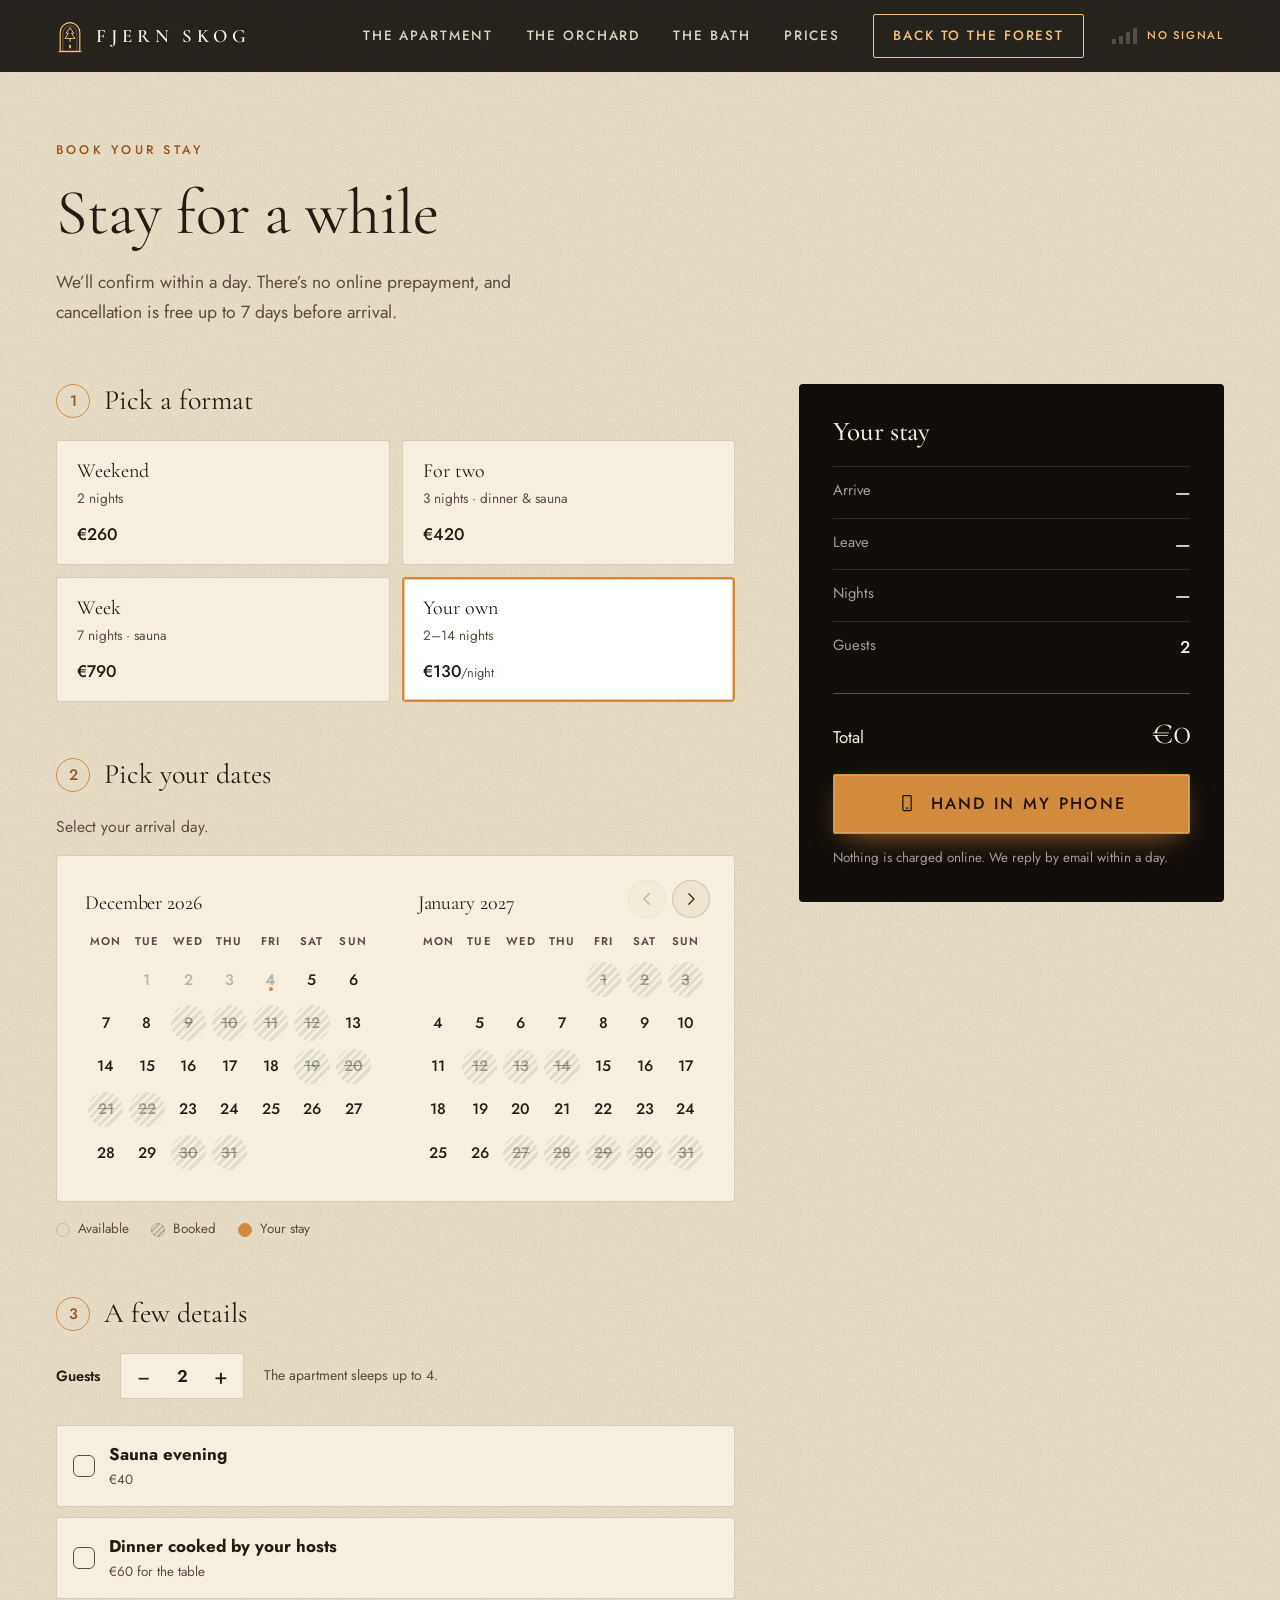
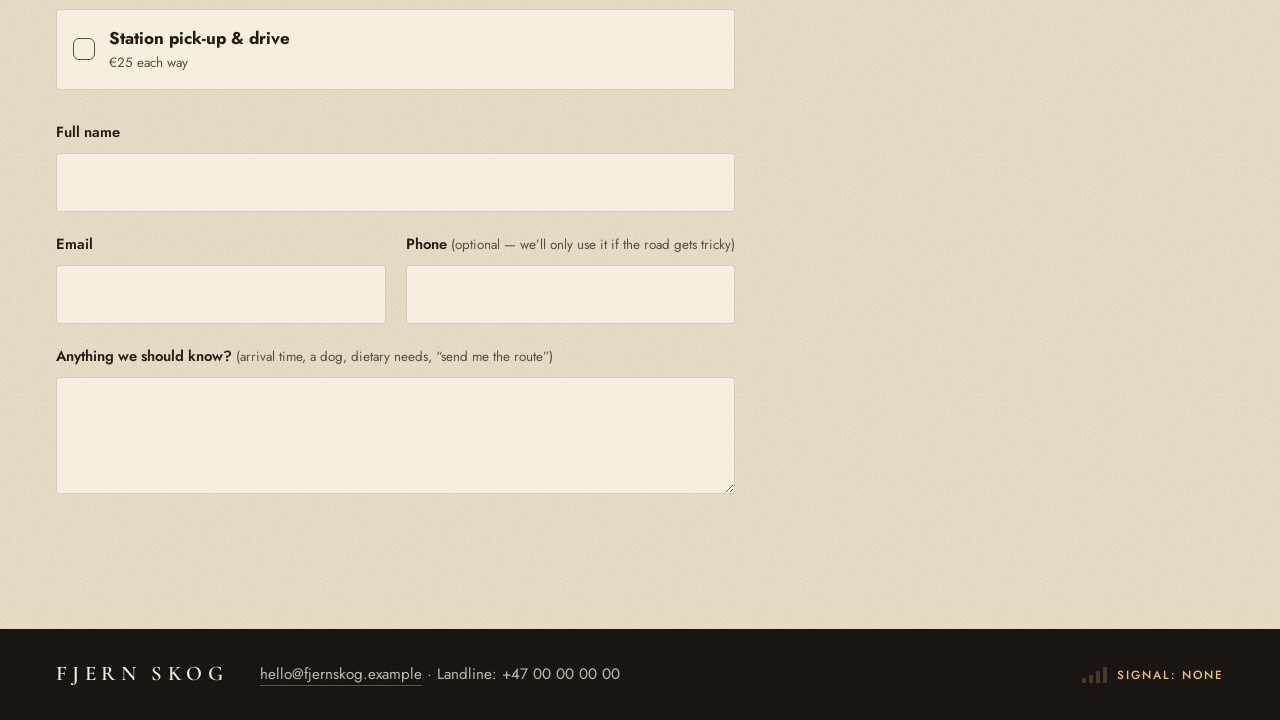
<file: fjern-skog/booking.html>
<!DOCTYPE html>
<html lang="en">
<head>
  <meta charset="UTF-8">
  <meta name="viewport" content="width=device-width, initial-scale=1, viewport-fit=cover">
  <title>Book your stay — Fjern skog</title>
  <meta name="description" content="Choose your dates at Fjern skog. Confirmation within a day, no online prepayment.">
  <meta name="theme-color" content="#110e0b">
  <link rel="icon" href="favicon.svg" type="image/svg+xml">
  <link rel="preconnect" href="https://fonts.googleapis.com">
  <link rel="preconnect" href="https://fonts.gstatic.com" crossorigin>
  <link href="https://fonts.googleapis.com/css2?family=Cormorant+Garamond:ital,wght@0,400;0,500;0,600;1,400;1,500&family=Jost:wght@400;500;600&display=swap" rel="stylesheet">
  <script>document.documentElement.classList.add('js')</script>
  <link rel="stylesheet" href="css/style.css">
  <link rel="stylesheet" href="css/booking.css">
  <script defer src="js/booking.js"></script>
</head>
<body class="page-booking">

<svg width="0" height="0" style="position:absolute" aria-hidden="true">
  <defs>
    <symbol id="i-logo" viewBox="0 0 40 48"><path d="M6 46V19a14 14 0 0 1 28 0v27z" fill="none" stroke="currentColor" stroke-width="1.7" stroke-linejoin="round"/><path d="M10 46V19.500a10 10 0 0 1 20 0V46" fill="none" stroke="currentColor" stroke-width=".9" opacity=".55"/><path d="M20 12l5.500 8h-3.200l4.700 7.500H13l4.700-7.500h-3.200L20 12z" fill="none" stroke="currentColor" stroke-width="1.4" stroke-linejoin="round"/><path d="M20 27.500v5" stroke="currentColor" stroke-width="1.4"/><path d="M20 42.500c-2-2.600-2.200-4.300 0-6.600 2.200 2.300 2 4 0 6.600z" fill="#f2c27a"/><path d="M4 46.500h32" stroke="currentColor" stroke-width="1.7" stroke-linecap="round"/></symbol>
    <symbol id="i-tree" viewBox="0 0 24 24"><path d="M12 3l5 7h-3l4 6H6l4-6H7l5-7zM12 16v5"/></symbol>
    <symbol id="i-arrow" viewBox="0 0 24 24"><path d="M5 12h14M13 6l6 6-6 6"/></symbol>
    <symbol id="i-phone" viewBox="0 0 24 24"><path d="M8 3h8a1 1 0 0 1 1 1v16a1 1 0 0 1-1 1H8a1 1 0 0 1-1-1V4a1 1 0 0 1 1-1zM11 18h2"/></symbol>
    <symbol id="i-check" viewBox="0 0 24 24"><path d="M5 12.500l4.500 4.500L19 7.500"/></symbol>
    <symbol id="i-chev" viewBox="0 0 24 24"><path d="M9 5l7 7-7 7"/></symbol>
  </defs>
</svg>

<a class="skip" href="#main">Skip to content</a>

<header class="site-header is-solid" id="header">
  <a class="brand" href="index.html" aria-label="Fjern skog — home">
    <svg class="brand__mark" viewBox="0 0 40 48" aria-hidden="true"><use href="#i-logo"/></svg>
    <span class="brand__name">Fjern skog</span>
  </a>
  <nav class="nav" id="nav" aria-label="Main">
    <a href="index.html#apartment">The apartment</a>
    <a href="index.html#orchard">The orchard</a>
    <a href="index.html#bath">The bath</a>
    <a href="index.html#prices">Prices</a>
    <a class="nav__book" href="index.html">Back to the forest</a>
  </nav>
  <div class="signal is-off" role="img" aria-label="No signal">
    <span class="signal__bars" aria-hidden="true"><i class="is-off"></i><i class="is-off"></i><i class="is-off"></i><i class="is-off"></i></span>
    <span class="signal__label" aria-hidden="true">No signal</span>
  </div>
  <button class="menu-btn" id="menu-btn" aria-expanded="false" aria-controls="nav" aria-label="Menu">
    <span></span><span></span>
  </button>
</header>

<main id="main" class="booking">
  <div class="wrap">

    <div id="booking-flow">
      <p class="eyebrow eyebrow--dark">Book your stay</p>
      <h1 class="booking__title">Stay for a while</h1>
      <p class="booking__intro">We’ll confirm within a day. There’s no online prepayment, and cancellation is free up to 7 days before arrival.</p>

      <div class="booking__grid">
        <form class="booking__form" id="booking-form" novalidate>

          <!-- 1. Package -->
          <fieldset class="step-block">
            <legend><span class="step-block__n">1</span> Pick a format</legend>
            <div class="packages" id="packages" role="radiogroup" aria-label="Package">
              <button type="button" class="pkg" role="radio" data-package="weekend" aria-checked="false">
                <span class="pkg__name">Weekend</span><span class="pkg__meta">2 nights</span><span class="pkg__price">€260</span>
              </button>
              <button type="button" class="pkg" role="radio" data-package="two" aria-checked="false">
                <span class="pkg__name">For two</span><span class="pkg__meta">3 nights · dinner &amp; sauna</span><span class="pkg__price">€420</span>
              </button>
              <button type="button" class="pkg" role="radio" data-package="week" aria-checked="false">
                <span class="pkg__name">Week</span><span class="pkg__meta">7 nights · sauna</span><span class="pkg__price">€790</span>
              </button>
              <button type="button" class="pkg" role="radio" data-package="custom" aria-checked="true">
                <span class="pkg__name">Your own</span><span class="pkg__meta">2–14 nights</span><span class="pkg__price">€130<small>/night</small></span>
              </button>
            </div>
          </fieldset>

          <!-- 2. Dates -->
          <fieldset class="step-block">
            <legend><span class="step-block__n">2</span> Pick your dates</legend>
            <p class="cal__hint" id="cal-hint" aria-live="polite">Select your arrival day.</p>
            <div class="cal" id="cal">
              <div class="cal__nav">
                <button type="button" class="cal__btn cal__btn--prev" id="cal-prev" aria-label="Previous month"><svg class="ico"><use href="#i-chev"/></svg></button>
                <button type="button" class="cal__btn" id="cal-next" aria-label="Next month"><svg class="ico"><use href="#i-chev"/></svg></button>
              </div>
              <div class="cal__months" id="cal-months"></div>
            </div>
            <ul class="cal__legend" aria-hidden="true">
              <li><i class="lg lg--free"></i>Available</li>
              <li><i class="lg lg--booked"></i>Booked</li>
              <li><i class="lg lg--sel"></i>Your stay</li>
            </ul>
            <p class="field__error" id="err-dates" role="alert" hidden></p>
          </fieldset>

          <!-- 3. Details -->
          <fieldset class="step-block" id="details">
            <legend><span class="step-block__n">3</span> A few details</legend>

            <div class="field field--inline">
              <label for="guests-val">Guests</label>
              <div class="stepper" role="group" aria-label="Number of guests">
                <button type="button" class="stepper__btn" id="guests-minus" aria-label="Fewer guests">−</button>
                <output id="guests-val" class="stepper__val" aria-live="polite">2</output>
                <button type="button" class="stepper__btn" id="guests-plus" aria-label="More guests">+</button>
              </div>
              <span class="field__note">The apartment sleeps up to 4.</span>
            </div>

            <div class="extras">
              <label class="check" id="x-sauna">
                <input type="checkbox" name="sauna"><span class="check__box"></span>
                <span class="check__text"><strong>Sauna evening</strong><small data-note>€40</small></span>
              </label>
              <label class="check" id="x-dinner">
                <input type="checkbox" name="dinner"><span class="check__box"></span>
                <span class="check__text"><strong>Dinner cooked by your hosts</strong><small data-note>€60 for the table</small></span>
              </label>
              <label class="check" id="x-pickup">
                <input type="checkbox" name="pickup"><span class="check__box"></span>
                <span class="check__text"><strong>Station pick-up &amp; drive</strong><small data-note>€25 each way</small></span>
              </label>
            </div>

            <div class="field">
              <label for="f-name">Full name</label>
              <input id="f-name" name="name" type="text" autocomplete="name" required>
              <p class="field__error" data-for="f-name" role="alert" hidden></p>
            </div>
            <div class="field-row">
              <div class="field">
                <label for="f-email">Email</label>
                <input id="f-email" name="email" type="email" autocomplete="email" required>
                <p class="field__error" data-for="f-email" role="alert" hidden></p>
              </div>
              <div class="field">
                <label for="f-phone">Phone <span class="opt">(optional — we’ll only use it if the road gets tricky)</span></label>
                <input id="f-phone" name="phone" type="tel" autocomplete="tel">
              </div>
            </div>
            <div class="field">
              <label for="f-notes">Anything we should know? <span class="opt">(arrival time, a dog, dietary needs, “send me the route”)</span></label>
              <textarea id="f-notes" name="notes" rows="3"></textarea>
            </div>
          </fieldset>
        </form>

        <!-- Summary -->
        <aside class="summary" aria-labelledby="sum-title">
          <h2 id="sum-title">Your stay</h2>
          <dl class="summary__dl">
            <div><dt>Arrive</dt><dd id="s-in">—</dd></div>
            <div><dt>Leave</dt><dd id="s-out">—</dd></div>
            <div><dt>Nights</dt><dd id="s-nights">—</dd></div>
            <div><dt>Guests</dt><dd id="s-guests">2</dd></div>
          </dl>
          <ul class="summary__lines" id="s-lines"></ul>
          <div class="summary__total"><span>Total</span><strong id="s-total">€0</strong></div>
          <p class="summary__note" id="s-tip" hidden></p>
          <button class="btn btn--ember btn--lg summary__submit" id="submit" type="submit" form="booking-form">
            <span class="phone-drop" aria-hidden="true"><svg class="ico"><use href="#i-phone"/></svg><i></i></span>
            <span class="submit__label">Hand in my phone</span>
          </button>
          <p class="summary__note">Nothing is charged online. We reply by email within a day.</p>
        </aside>
      </div>
    </div>

    <!-- Confirmation -->
    <section class="confirm" id="confirm" hidden aria-live="polite" tabindex="-1">
      <div class="confirm__icon" aria-hidden="true"><svg class="ico"><use href="#i-check"/></svg></div>
      <p class="eyebrow eyebrow--dark">Request received</p>
      <h1 class="booking__title">Your phone is in the chest.</h1>
      <p class="booking__intro" id="confirm-msg"></p>
      <dl class="confirm__card" id="confirm-card"></dl>
      <div class="confirm__actions">
        <button class="btn btn--ember" id="ics" type="button">Add to calendar</button>
        <button class="btn btn--line" id="again" type="button">Make another request</button>
        <a class="btn btn--line" href="index.html">Back to the forest</a>
      </div>
      <p class="confirm__note">This is a portfolio prototype: the request is stored in your browser only, and nothing is sent.</p>
    </section>

  </div>
</main>

<footer class="footer footer--slim">
  <div class="wrap footer__grid">
    <p class="footer__brand">Fjern skog</p>
    <address>
      <a href="mailto:hello@fjernskog.example">hello@fjernskog.example</a> · Landline: +47 00 00 00 00
    </address>
    <p class="footer__signal"><span class="signal__bars signal__bars--off" aria-hidden="true"><i></i><i></i><i></i><i></i></span> Signal: none</p>
  </div>
</footer>

</body>
</html>
</file>
<file: fjern-skog/css/style.css>
/* ==========================================================================
   Fjern skog — shared styles
   Mood: antique, dark and warm; candlelight, old wood, stone, dense forest.
   Breakpoints: desktop >1024 · tablet 701–1024 · mobile ≤700 (small ≤480)
   ========================================================================== */

:root {
  --night: #110e0b;
  --forest: #1d1811;
  --walnut: #1d1510;
  --pine: #3d4a36;
  --moss: #5f6f45;
  --fog: #e2d6bd;
  --paper: #eee5d1;
  --bone: #f6efdf;
  --ink: #241b13;
  --ink-soft: #5a4d40;
  --ember: #d28a3c;
  --ember-dark: #94551a;
  --ember-soft: #efc27a;
  --line: rgba(36, 27, 19, .16);

  --font-display: 'Cormorant Garamond', 'Cormorant', Georgia, 'Times New Roman', serif;
  --font-body: 'Jost', 'Avenir Next', system-ui, -apple-system, 'Segoe UI', Roboto, sans-serif;

  --radius: 4px;
  --gutter: clamp(20px, 5vw, 56px);
  --header-h: 72px;
  --frame: clamp(8px, 1.1vw, 14px);
  --ease: cubic-bezier(.2, .7, .2, 1);

  --grain-light: url("data:image/svg+xml;utf8,<svg xmlns='http://www.w3.org/2000/svg' width='240' height='240'><filter id='n'><feTurbulence type='fractalNoise' baseFrequency='.8' numOctaves='2' stitchTiles='stitch'/><feColorMatrix values='0 0 0 0 .35  0 0 0 0 .24  0 0 0 0 .12  0 0 0 .24 0'/></filter><rect width='100%' height='100%' filter='url(%23n)'/></svg>");
  --grain-dark: url("data:image/svg+xml;utf8,<svg xmlns='http://www.w3.org/2000/svg' width='240' height='240'><filter id='n'><feTurbulence type='fractalNoise' baseFrequency='.8' numOctaves='2' stitchTiles='stitch'/><feColorMatrix values='0 0 0 0 .95  0 0 0 0 .8  0 0 0 0 .55  0 0 0 .07 0'/></filter><rect width='100%' height='100%' filter='url(%23n)'/></svg>");
}

*, *::before, *::after { box-sizing: border-box; }
html { scroll-behavior: smooth; -webkit-text-size-adjust: 100%; scroll-padding-top: var(--header-h); }
body {
  margin: 0;
  background: var(--paper) var(--grain-light);
  color: var(--ink);
  font: 400 1.0625rem/1.7 var(--font-body);
  -webkit-font-smoothing: antialiased;
  text-rendering: optimizeLegibility;
  overflow-x: hidden;
}
img, svg { display: block; max-width: 100%; }
h1, h2, h3, p, ul, ol, figure, blockquote { margin: 0; }
ul, ol { padding: 0; list-style: none; }
a { color: inherit; }
button { font: inherit; color: inherit; }
:focus-visible { outline: 3px solid var(--ember-soft); outline-offset: 3px; border-radius: 3px; }

.skip { position: absolute; left: 12px; top: -60px; background: var(--bone); color: var(--ink); padding: 10px 16px; border-radius: 3px; z-index: 100; }
.skip:focus { top: 12px; }

.ico { width: 22px; height: 22px; fill: none; stroke: currentColor; stroke-width: 1.5; stroke-linecap: round; stroke-linejoin: round; flex: none; }

/* ---------- Layout helpers ---------- */
.wrap { width: min(1180px, 100% - var(--gutter) * 2); margin-inline: auto; }
.wrap--narrow { width: min(780px, 100% - var(--gutter) * 2); }
.section { padding-block: clamp(64px, 10vw, 140px); position: relative; }

h1, h2, h3 { font-family: var(--font-display); font-weight: 500; line-height: 1.02; letter-spacing: -.005em; }
h1 { font-size: clamp(3rem, 8.4vw, 6.6rem); font-weight: 400; }
h1 em { font-style: italic; font-weight: 400; color: var(--ember-soft); }
h2 { font-size: clamp(2.3rem, 5.4vw, 4rem); margin-bottom: .8em; max-width: 16ch; }
h3 { font-size: clamp(1.5rem, 2.6vw, 1.85rem); margin-bottom: .35em; }
.wrap--narrow h2 { max-width: 18ch; }

.eyebrow { font: 500 .78rem/1 var(--font-body); letter-spacing: .26em; text-transform: uppercase; color: var(--ember-soft); margin-bottom: 1.5rem; }
.eyebrow--dark { color: var(--ember-dark); }
.lead { font-size: clamp(1.08rem, 2vw, 1.28rem); max-width: 33em; color: rgba(246, 239, 223, .88); }

/* ornament: line · diamond · line */
.orn { display: flex; align-items: center; justify-content: center; gap: 14px; margin-top: clamp(36px, 6vw, 64px); color: var(--ember-dark); }
.orn span { width: min(120px, 22vw); height: 1px; background: currentColor; opacity: .55; }
.orn i { width: 9px; height: 9px; transform: rotate(45deg); border: 1px solid currentColor; }
.cta .orn { color: var(--ember-soft); margin: 0 0 28px; }

/* ---------- Buttons ---------- */
.btn {
  display: inline-flex; align-items: center; justify-content: center; gap: .7em;
  min-height: 52px; padding: .9em 1.9em; border-radius: 2px; border: 1px solid transparent;
  font: 500 .95rem/1 var(--font-body); letter-spacing: .14em; text-transform: uppercase; text-decoration: none; cursor: pointer;
  transition: transform .25s var(--ease), background .25s, color .25s, border-color .25s, box-shadow .25s;
}
.btn .ico { width: 20px; height: 20px; transition: transform .25s var(--ease); }
.btn:hover .ico { transform: translateX(4px); }
.btn--ember { background: var(--ember); color: #1d1208; box-shadow: 0 10px 30px -12px rgba(210, 138, 60, .85), inset 0 0 0 1px rgba(255, 235, 190, .25); }
.btn--ember:hover { background: var(--ember-soft); transform: translateY(-2px); }
.btn--line { border-color: var(--ink); color: var(--ink); background: transparent; }
.btn--line:hover { background: var(--ink); color: var(--bone); }
.btn--lg { min-height: 60px; padding: 1.1em 2.4em; font-size: 1.02rem; }
.link-arrow { color: var(--bone); text-decoration: none; font-weight: 500; letter-spacing: .04em; border-bottom: 1px solid rgba(246, 239, 223, .4); padding-block: 8px 3px; transition: border-color .2s; }
.link-arrow:hover { border-color: var(--ember-soft); }

/* ---------- Header + signal ---------- */
.site-header {
  position: fixed; inset: 0 0 auto 0; z-index: 50; height: var(--header-h);
  display: flex; align-items: center; gap: 28px;
  padding-inline: max(var(--gutter), env(safe-area-inset-left)) max(var(--gutter), env(safe-area-inset-right));
  color: var(--bone);
  transition: background .35s, backdrop-filter .35s, box-shadow .35s;
}
.site-header.is-solid { background: rgba(17, 14, 11, .9); backdrop-filter: blur(12px); -webkit-backdrop-filter: blur(12px); box-shadow: 0 1px 0 rgba(239, 194, 122, .14); }
.brand { display: inline-flex; align-items: center; gap: 12px; text-decoration: none; margin-right: auto; min-height: 44px; }
.brand__mark { width: 28px; height: 34px; color: var(--ember-soft); }
.brand__name { font: 600 1.18rem/1 var(--font-display); letter-spacing: .26em; text-transform: uppercase; white-space: nowrap; }
.nav { display: flex; align-items: center; gap: clamp(18px, 2.6vw, 34px); }
.nav a { text-decoration: none; font-weight: 500; font-size: .84rem; letter-spacing: .14em; text-transform: uppercase; opacity: .86; transition: opacity .2s; padding-block: 10px; }
.nav a:hover { opacity: 1; }
.nav .nav__book { opacity: 1; border: 1px solid var(--ember-soft); color: var(--ember-soft); padding: .7em 1.4em; border-radius: 2px; }
.nav .nav__book:hover { background: var(--ember-soft); color: #1d1208; }

.signal { display: inline-flex; align-items: center; gap: 10px; font: 500 .7rem/1 var(--font-body); letter-spacing: .16em; text-transform: uppercase; min-width: 100px; justify-content: flex-end; }
.signal__label { opacity: .78; transition: color .3s; white-space: nowrap; }
.signal.is-off .signal__label { color: var(--ember-soft); opacity: 1; }
.signal__bars { display: inline-flex; align-items: flex-end; gap: 3px; height: 16px; }
.signal__bars i { display: block; width: 4px; border-radius: 1px; background: currentColor; transition: opacity .4s, background .4s; }
.signal__bars i:nth-child(1) { height: 5px; }
.signal__bars i:nth-child(2) { height: 8px; }
.signal__bars i:nth-child(3) { height: 12px; }
.signal__bars i:nth-child(4) { height: 16px; }
.signal__bars i.is-off, .signal__bars--off i { opacity: .22; }

.menu-btn { display: none; width: 44px; height: 44px; background: none; border: 0; padding: 0; cursor: pointer; position: relative; margin-right: -8px; }
.menu-btn span { position: absolute; left: 10px; right: 10px; height: 1.5px; background: currentColor; transition: transform .3s var(--ease), top .3s var(--ease); }
.menu-btn span:first-child { top: 17px; }
.menu-btn span:last-child { top: 26px; }
.menu-btn[aria-expanded="true"] span:first-child { top: 22px; transform: rotate(45deg); }
.menu-btn[aria-expanded="true"] span:last-child { top: 22px; transform: rotate(-45deg); }

/* ---------- Hero ---------- */
.hero { position: relative; min-height: 100vh; min-height: 100svh; display: flex; align-items: center; overflow: hidden; color: var(--bone); background: #101426; isolation: isolate; }
.hero__scene { position: absolute; inset: 0; z-index: -1; }
.hero__scene .layer { position: absolute; will-change: transform; transform: translate3d(0, calc(var(--p, 0) * var(--speed, 0) * 1px), 0); }
.layer--sky { top: 0; left: 0; width: 100%; height: 100%; object-fit: cover; object-position: 50% 0; }
.layer--back, .layer--mid, .layer--front { left: 0; width: 100%; bottom: -6%; height: 78%; object-fit: cover; object-position: 50% 100%; }
.layer--front { height: 70%; bottom: -2%; -webkit-mask-image: linear-gradient(to bottom, transparent 0, #000 26%); mask-image: linear-gradient(to bottom, transparent 0, #000 26%); }
.layer--house { right: 1%; bottom: 7%; width: min(62vw, 1020px); max-width: none; height: auto; }
.hero::after { content: ''; position: absolute; inset: 0; z-index: 0; pointer-events: none;
  background: linear-gradient(90deg, rgba(10, 8, 6, .66) 0, rgba(10, 8, 6, .3) 46%, transparent 72%), radial-gradient(120% 90% at 50% 45%, transparent 55%, rgba(8, 6, 4, .55) 100%); }
.hero__fog { position: absolute; left: -10%; width: 120%; height: 34%; pointer-events: none;
  background: radial-gradient(60% 100% at 30% 50%, rgba(226, 204, 166, .26), transparent 70%), radial-gradient(50% 100% at 75% 60%, rgba(226, 204, 166, .2), transparent 70%);
  animation: drift 28s ease-in-out infinite alternate; }
.hero__fog--a { bottom: 36%; }
.hero__fog--b { bottom: 8%; animation-duration: 36s; animation-direction: alternate-reverse; opacity: .85; }
@keyframes drift { from { transform: translateX(-4%); } to { transform: translateX(5%); } }

.fly { position: absolute; width: 4px; height: 4px; border-radius: 50%; background: #ffe3a0; box-shadow: 0 0 10px 3px rgba(255, 210, 120, .7); opacity: 0; animation: fly 9s ease-in-out infinite; }
.fly--1 { left: 58%; top: 66%; animation-delay: 0s; }
.fly--2 { left: 72%; top: 58%; animation-delay: 2.2s; animation-duration: 11s; }
.fly--3 { left: 86%; top: 70%; animation-delay: 4.4s; }
.fly--4 { left: 48%; top: 74%; animation-delay: 1.4s; animation-duration: 12s; }
.fly--5 { left: 94%; top: 62%; animation-delay: 6s; }
@keyframes fly {
  0%, 100% { opacity: 0; transform: translate(0, 0); }
  20% { opacity: .95; }
  50% { opacity: .5; transform: translate(-22px, -30px); }
  80% { opacity: .9; transform: translate(14px, -12px); }
}

.hero__inner { position: relative; z-index: 1; width: min(1180px, 100% - var(--gutter) * 2); margin-inline: auto; padding-block: calc(var(--header-h) + 40px) 120px; }
.hero h1 { margin-bottom: .4em; max-width: 12ch; text-shadow: 0 2px 40px rgba(0, 0, 0, .55); }
.hero .lead { margin-bottom: 2.2rem; text-shadow: 0 1px 20px rgba(0, 0, 0, .6); }
.hero__cta { display: flex; align-items: center; gap: 28px; flex-wrap: wrap; }
.hero__meta { margin-top: 2.2rem; font-size: .84rem; letter-spacing: .14em; text-transform: uppercase; color: rgba(246, 239, 223, .68); }

/* ---------- Intro ---------- */
.intro h2 { max-width: 14ch; }
.intro__text { font-size: clamp(1.12rem, 2.2vw, 1.32rem); line-height: 1.75; color: var(--ink-soft); display: grid; gap: 1.1em; }
.intro__turn { color: var(--ink); font: italic 500 clamp(1.7rem, 3.6vw, 2.4rem)/1.2 var(--font-display); margin-top: .5em; padding-left: 1.1em; border-left: 2px solid var(--ember); }

/* ---------- How ---------- */
.how { background: var(--fog) var(--grain-light); }
.steps { display: grid; grid-template-columns: repeat(3, 1fr); gap: clamp(20px, 3vw, 44px); }
.step { padding-top: 26px; border-top: 1px solid var(--ink); }
.step__num { display: block; font: italic 500 1.6rem var(--font-display); color: var(--ember-dark); margin-bottom: 1.1rem; }
.step p { color: var(--ink-soft); }

/* ---------- Frames (antique paintings) ---------- */
.ph { position: relative; padding: var(--frame); border-radius: 2px; margin: 0;
  background: linear-gradient(145deg, #6e4d30 0%, #3a2414 46%, #5c3b21 100%);
  box-shadow: 0 24px 44px -20px rgba(0, 0, 0, .75), inset 0 0 0 1px rgba(255, 224, 170, .22), inset 0 0 0 4px rgba(0, 0, 0, .28); }
.ph img { width: 100%; height: auto; display: block; object-fit: cover; background: var(--forest);
  box-shadow: 0 0 0 1px #1a1009, 0 0 0 calc(var(--frame) * .3) rgba(201, 154, 75, .5); }
.ph::after { content: ''; position: absolute; inset: var(--frame); box-shadow: inset 0 0 60px rgba(0, 0, 0, .4); pointer-events: none; }
.ph figcaption { position: absolute; left: calc(var(--frame) + 12px); bottom: calc(var(--frame) + 12px); z-index: 1; padding: .5em 1em; border-radius: 1px; background: rgba(17, 14, 11, .72); backdrop-filter: blur(4px); -webkit-backdrop-filter: blur(4px); border: 1px solid rgba(239, 194, 122, .35); color: var(--bone); font: 500 .72rem/1 var(--font-body); letter-spacing: .16em; text-transform: uppercase; }
.ph--wide img { aspect-ratio: 9 / 7; }
.ph--bath img { aspect-ratio: 3 / 2; }
.ph--tall img { aspect-ratio: 5 / 4; object-position: 50% 82%; }
.ph--orchard { display: flex; }
.ph--orchard img { height: 100%; min-height: 100%; aspect-ratio: 3 / 2; }

/* ---------- Apartment ---------- */
.split { display: grid; grid-template-columns: 1fr 1.15fr; gap: clamp(32px, 6vw, 88px); align-items: center; }
.split p + p { margin-top: 1em; }
.split p { color: var(--ink-soft); }
.split h2 { max-width: 12ch; }

.amenities { display: grid; grid-template-columns: repeat(4, 1fr); margin-block: clamp(48px, 7vw, 88px); border-top: 1px solid var(--line); border-left: 1px solid var(--line); }
.amenities li { display: flex; align-items: center; gap: 14px; padding: 22px 20px; border-right: 1px solid var(--line); border-bottom: 1px solid var(--line); font-weight: 500; font-size: .98rem; line-height: 1.35; }
.amenities .ico { color: var(--ember-dark); width: 28px; height: 28px; }

.gallery { display: grid; grid-template-columns: repeat(3, 1fr); gap: clamp(14px, 2.4vw, 32px); align-items: start; }
.gallery .ph img { aspect-ratio: 4 / 5; }
.gallery .ph:nth-child(3n + 2) { margin-top: 40px; }

/* ---------- Orchard ---------- */
.orchard { background: #121a14 var(--grain-dark); color: var(--bone); }
.orchard h2 { color: var(--bone); }
.orchard__head { display: grid; grid-template-columns: 1fr 1.1fr; gap: clamp(24px, 6vw, 88px); align-items: end; margin-bottom: clamp(36px, 5vw, 64px); }
.orchard__head h2 { margin-bottom: 0; }
.orchard__text p { color: rgba(246, 239, 223, .78); }
.orchard__text p + p { margin-top: 1em; }
.orchard__grid { display: grid; grid-template-columns: 1.75fr 1fr; gap: clamp(14px, 2.4vw, 32px); align-items: stretch; }
.orchard__side { display: grid; gap: clamp(14px, 2.4vw, 32px); }
.orchard__note { margin-top: clamp(28px, 4vw, 44px); font: italic 500 clamp(1.4rem, 3vw, 2rem)/1.25 var(--font-display); color: var(--ember-soft); text-align: center; }

/* ---------- Bath ---------- */
.bath { background: #0d0a07 var(--grain-dark); color: var(--bone); overflow: hidden; }
.bath::before { content: ''; position: absolute; left: -10%; top: 20%; width: 60%; height: 70%; background: radial-gradient(closest-side, rgba(232, 160, 74, .16), transparent); pointer-events: none; }
.bath__grid { position: relative; display: grid; grid-template-columns: 1.55fr 1fr; gap: clamp(28px, 5vw, 76px); align-items: center; }
.bath h2 { color: var(--bone); max-width: 11ch; }
.bath__text p { color: rgba(246, 239, 223, .8); }
.bath__text p + p { margin-top: 1em; }
.bath__list { margin-top: 1.8rem; display: grid; gap: 10px; }
.bath__list li { position: relative; padding-left: 26px; font-size: .98rem; color: rgba(246, 239, 223, .92); }
.bath__list li::before { content: ''; position: absolute; left: 3px; top: .72em; width: 8px; height: 8px; transform: rotate(45deg); border: 1px solid var(--ember-soft); }

/* ---------- Day ---------- */
.day { background: var(--bone) var(--grain-light); }
.timeline { position: relative; display: grid; gap: 44px; }
.timeline::before { content: ''; position: absolute; left: 27px; top: 10px; bottom: 10px; width: 1px; background: linear-gradient(var(--ember), rgba(210, 138, 60, .1)); }
.timeline li { display: grid; grid-template-columns: 56px 1fr; gap: 28px; align-items: start; }
.timeline__icon { position: relative; width: 56px; height: 56px; display: grid; place-items: center; border-radius: 50%; background: var(--paper); border: 1px solid var(--ember); color: var(--ember-dark); z-index: 1; }
.timeline p { color: var(--ink-soft); }

/* ---------- Night ---------- */
.night { position: relative; min-height: 88vh; min-height: 88svh; display: grid; place-items: center; overflow: hidden; background: #050b0e; color: var(--bone); isolation: isolate; text-align: center; --x: 50%; --y: 45%; --r: 240px; cursor: none; }
.night__sky { position: absolute; inset: 0; z-index: -3; background: url('../assets/illustrations/tile-sky.svg') center / cover no-repeat; }
.night__content { position: relative; z-index: -2; padding: 40px var(--gutter); max-width: 900px; }
.night h2 { max-width: 14ch; margin: 0 auto .6em; font-size: clamp(2.5rem, 7vw, 5.2rem); font-weight: 400; }
.night__hint { font-size: .8rem; letter-spacing: .2em; text-transform: uppercase; opacity: .6; transition: opacity .4s; }
.night__dark { position: absolute; inset: 0; z-index: -1; pointer-events: none;
  background: radial-gradient(circle var(--r) at var(--x) var(--y), rgba(5, 8, 10, 0) 0%, rgba(5, 8, 10, .35) 45%, rgba(5, 8, 10, .96) 100%); }
.night::after { content: ''; position: absolute; left: var(--x); top: var(--y); width: 10px; height: 10px; border-radius: 50%; background: #ffe6a8; box-shadow: 0 0 30px 14px rgba(255, 190, 90, .32), 0 0 90px 40px rgba(255, 170, 70, .12); transform: translate(-50%, -50%); pointer-events: none; }
.night.is-static { cursor: default; }
.night.is-static::after { display: none; }
.night.is-static .night__dark { background: rgba(5, 8, 10, .35); }
.night.is-static .night__hint { display: none; }

/* ---------- Rules ---------- */
.rules { background: var(--walnut) var(--grain-dark); color: var(--bone); }
.rules h2 { color: var(--bone); }
.rules__list li { display: grid; grid-template-columns: 64px 1fr; align-items: baseline; padding-block: 26px; border-top: 1px solid rgba(239, 194, 122, .2); }
.rules__list li:last-child { border-bottom: 1px solid rgba(239, 194, 122, .2); }
.rules__list span { font: italic 400 2.8rem/1 var(--font-display); color: var(--ember-soft); }
.rules__list p { font-size: clamp(1.1rem, 2.2vw, 1.3rem); color: rgba(246, 239, 223, .9); }
.rules__note { margin-top: 2.4rem; font: italic 500 clamp(1.5rem, 3.4vw, 2.1rem)/1.25 var(--font-display); color: var(--ember-soft); }

/* ---------- Prices ---------- */
.cards { display: grid; grid-template-columns: repeat(3, 1fr); gap: clamp(16px, 2.4vw, 32px); align-items: stretch; }
.card { position: relative; display: flex; flex-direction: column; padding: 36px 30px 30px; background: var(--bone); border: 1px solid var(--line); border-radius: 2px; box-shadow: inset 0 0 0 5px var(--bone), inset 0 0 0 6px var(--line); transition: transform .35s var(--ease), box-shadow .35s; }
.card:hover { transform: translateY(-6px); box-shadow: inset 0 0 0 5px var(--bone), inset 0 0 0 6px var(--line), 0 30px 60px -30px rgba(36, 27, 19, .5); }
.card--featured { background: var(--night); color: var(--bone); border-color: var(--night); box-shadow: inset 0 0 0 5px var(--night), inset 0 0 0 6px rgba(239, 194, 122, .4); }
.card--featured:hover { box-shadow: inset 0 0 0 5px var(--night), inset 0 0 0 6px rgba(239, 194, 122, .4), 0 30px 60px -30px rgba(36, 27, 19, .7); }
.card__tag { position: absolute; top: -13px; left: 30px; background: var(--ember); color: #1d1208; font: 500 .68rem/1 var(--font-body); letter-spacing: .18em; text-transform: uppercase; padding: .65em 1.1em; border-radius: 1px; }
.card h3 { margin-bottom: .1em; }
.card__sub { color: var(--ink-soft); font-size: .92rem; letter-spacing: .06em; }
.card--featured .card__sub { color: rgba(246, 239, 223, .65); }
.card__price { font: 400 clamp(3.2rem, 5vw, 4rem)/1 var(--font-display); margin-block: 22px 24px; letter-spacing: -.01em; }
.card ul { display: grid; gap: 10px; margin-bottom: 32px; flex: 1; }
.card li { padding-left: 24px; position: relative; font-size: .98rem; line-height: 1.5; }
.card li::before { content: ''; position: absolute; left: 3px; top: .55em; width: 7px; height: 7px; transform: rotate(45deg); background: var(--ember); }
.card .btn { width: 100%; }
.card--featured .btn--line { border-color: var(--bone); color: var(--bone); }
.prices__note { margin-top: 32px; color: var(--ink-soft); font-size: .95rem; }

/* ---------- Getting there ---------- */
.there { background: var(--fog) var(--grain-light); }
.there__grid { display: grid; grid-template-columns: 1fr 1.2fr; gap: clamp(32px, 6vw, 88px); align-items: center; }
.there p { color: var(--ink-soft); }
.there p + p { margin-top: 1em; }
.there .btn { margin-top: 2rem; }
.map { position: relative; border-radius: 2px; overflow: hidden; aspect-ratio: 900 / 560; box-shadow: 0 0 0 1px rgba(36, 27, 19, .5), 0 0 0 8px var(--bone), 0 0 0 9px rgba(36, 27, 19, .3), 0 30px 60px -36px rgba(36, 27, 19, .6); }
.map img { width: 100%; height: 100%; object-fit: cover; }
.map__pin { position: absolute; padding: .45em .9em; border-radius: 1px; background: var(--ink); color: var(--bone); font-size: .7rem; font-weight: 500; letter-spacing: .12em; text-transform: uppercase; white-space: nowrap; transform: translate(-50%, -160%); }
.map__pin--from { left: 6.7%; top: 14%; }
.map__pin--to { left: 71%; top: 55%; background: var(--ember); color: #1d1208; transform: translate(-50%, -230%); }
.map__pin--gps { left: 52%; top: 34%; background: var(--bone); color: var(--ink); transform: translate(-50%, 90%); }

/* ---------- Quotes ---------- */
.quotes__grid { display: grid; grid-template-columns: repeat(3, 1fr); gap: clamp(24px, 4vw, 56px); }
.quotes blockquote { padding-top: 26px; border-top: 1px solid var(--ink); }
.quotes blockquote p { font: italic 500 clamp(1.4rem, 2.4vw, 1.75rem)/1.3 var(--font-display); margin-bottom: 1.4rem; }
.quotes footer { color: var(--ink-soft); font-size: .8rem; font-weight: 500; letter-spacing: .16em; text-transform: uppercase; }

/* ---------- FAQ ---------- */
.faq { background: var(--bone) var(--grain-light); }
.faq__list { border-top: 1px solid var(--line); }
.faq details { border-bottom: 1px solid var(--line); }
.faq summary { display: flex; align-items: center; justify-content: space-between; gap: 20px; padding: 24px 0; min-height: 60px; cursor: pointer; list-style: none; font: 500 clamp(1.3rem, 2.4vw, 1.6rem)/1.2 var(--font-display); }
.faq summary::-webkit-details-marker { display: none; }
.faq summary .ico { color: var(--ember-dark); transition: transform .35s var(--ease); }
.faq details[open] summary .ico { transform: rotate(45deg); }
.faq details p { padding: 0 0 26px; max-width: 56ch; color: var(--ink-soft); }

/* ---------- CTA ---------- */
.cta { position: relative; padding-block: clamp(90px, 14vw, 180px); text-align: center; color: var(--bone); background: linear-gradient(rgba(14, 10, 7, .7), rgba(14, 10, 7, .88)), url('../assets/illustrations/house-dusk.svg') center / cover no-repeat; }
.cta h2 { margin-inline: auto; max-width: 12ch; }
.cta p { margin: -.2rem auto 2.4rem; color: rgba(246, 239, 223, .82); font-size: 1.15rem; }

/* ---------- Footer ---------- */
.footer { background: var(--night) var(--grain-dark); color: rgba(246, 239, 223, .76); padding-block: 56px 28px; font-size: .95rem; }
.footer__grid { display: grid; grid-template-columns: 1.2fr 1.4fr auto; gap: 32px; align-items: start; }
.footer__logo { display: flex; align-items: center; gap: 16px; }
.footer__mark { width: 40px; height: 48px; color: var(--ember-soft); }
.footer__brand { font: 600 1.35rem/1 var(--font-display); letter-spacing: .26em; text-transform: uppercase; color: var(--bone); }
.footer__small { margin-top: .6em; font-size: .88rem; opacity: .7; }
.footer address { font-style: normal; line-height: 1.8; }
.footer address a { text-decoration: none; border-bottom: 1px solid rgba(246, 239, 223, .3); }
.footer__signal { display: inline-flex; align-items: center; gap: 10px; color: var(--ember-soft); font: 500 .74rem/1 var(--font-body); letter-spacing: .16em; text-transform: uppercase; }
.footer__legal { margin-top: 44px; padding-top: 20px; border-top: 1px solid rgba(255, 255, 255, .1); font-size: .8rem; opacity: .55; }

/* ---------- Reveal on scroll ---------- */
html.js .reveal { opacity: 0; transform: translateY(22px); transition: opacity .9s var(--ease), transform .9s var(--ease); transition-delay: var(--d, 0s); }
html.js .reveal.is-in { opacity: 1; transform: none; }

/* ==========================================================================
   Responsive
   ========================================================================== */

/* ---- Small laptops / tablet landscape ---- */
@media (max-width: 1100px) {
  .nav { gap: 20px; }
  .nav a { font-size: .78rem; letter-spacing: .1em; }
  .signal { min-width: 0; }
  .signal__label { display: none; }
  .amenities li { padding: 20px 16px; font-size: .94rem; }
}

/* ---- Tablet (701–1024) ---- */
@media (max-width: 1024px) {
  :root { --header-h: 68px; }
  .layer--house { width: min(74vw, 900px); right: -2%; }
  .hero h1 { max-width: 14ch; }
  .amenities { grid-template-columns: repeat(2, 1fr); }
  .orchard__grid { grid-template-columns: 1fr; }
  .orchard__side { grid-template-columns: 1fr 1fr; }
  .ph--orchard img { aspect-ratio: 3 / 2; height: auto; }
  .bath__grid { grid-template-columns: 1fr; }
  .bath h2 { max-width: 16ch; }
  .bath__text { display: grid; grid-template-columns: 1fr 1fr; column-gap: 40px; align-items: start; }
  .bath__text .eyebrow, .bath__text h2 { grid-column: 1 / -1; }
  .bath__list { grid-column: 2; grid-row: 3 / span 2; margin-top: 0; }
  .card { padding: 32px 22px 24px; }
  .card .btn { padding-inline: .6em; letter-spacing: .1em; font-size: .84rem; white-space: nowrap; }
  .quotes__grid { gap: 24px; }
  .footer__grid { grid-template-columns: 1fr 1fr; }
  .footer__signal { grid-column: 1 / -1; }
}

/* ---- Tablet portrait & below: hamburger, single-column layouts ---- */
@media (max-width: 900px) {
  .menu-btn { display: block; }
  .nav { position: fixed; inset: var(--header-h) 0 auto 0; flex-direction: column; align-items: stretch; gap: 0; padding: 12px var(--gutter) 30px; background: rgba(17, 14, 11, .97); backdrop-filter: blur(10px); transform: translateY(-12px); opacity: 0; visibility: hidden; transition: opacity .3s, transform .3s var(--ease), visibility .3s; max-height: calc(100vh - var(--header-h)); overflow-y: auto; }
  .nav.is-open { opacity: 1; transform: none; visibility: visible; }
  .nav a { padding: 18px 0; font-size: 1rem; border-bottom: 1px solid rgba(255, 255, 255, .08); }
  .nav .nav__book { margin-top: 20px; text-align: center; padding: 1.1em; }
  .site-header { gap: 16px; }

  .hero { align-items: flex-start; }
  .hero__inner { padding-bottom: clamp(260px, 44vw, 380px); }
  .hero::after { background: linear-gradient(180deg, rgba(10, 8, 6, .6) 0, rgba(10, 8, 6, .2) 55%, transparent 80%), radial-gradient(120% 90% at 50% 45%, transparent 55%, rgba(8, 6, 4, .55) 100%); }
  .layer--house { --hw: min(120vw, 940px); left: 50%; right: auto; width: var(--hw); margin-left: calc(var(--hw) / -2); bottom: 2%; }
  .layer--back, .layer--mid { height: 64%; }
  .layer--front { height: 52%; }
  .fly { display: none; }

  .split, .there__grid, .orchard__head { grid-template-columns: 1fr; }
  .split h2, .orchard__head h2 { max-width: 16ch; }
  .orchard__head h2 { margin-bottom: 0; }
  .gallery .ph:nth-child(n) { margin-top: 0; }
  .gallery .ph:nth-child(3n + 2) { margin-top: 28px; }
  .quotes__grid { grid-template-columns: 1fr; gap: 32px; }
  .night { cursor: default; }
}

/* ---- Mobile (≤700) ---- */
@media (max-width: 700px) {
  body { font-size: 1.02rem; }
  .layer--house { --hw: 190vw; bottom: 0; }
  .steps, .cards { grid-template-columns: 1fr; }
  .cards { gap: 28px; }
  .card--featured { order: -1; }
  .card { padding: 34px 26px 28px; }
  .gallery { grid-template-columns: 1fr 1fr; gap: 12px; }
  .gallery .ph:nth-child(3n + 2) { margin-top: 0; }
  .gallery .ph:nth-child(2n) { margin-top: 24px; }
  .gallery .ph figcaption { left: calc(var(--frame) + 6px); bottom: calc(var(--frame) + 6px); font-size: .6rem; padding: .5em .7em; letter-spacing: .1em; }
  .orchard__side { grid-template-columns: 1fr; }
  .bath__text { display: block; }
  .bath__list { margin-top: 1.6rem; }
  .rules__list li { grid-template-columns: 48px 1fr; }
  .rules__list span { font-size: 2.3rem; }
  .footer__grid { grid-template-columns: 1fr; }
  .brand__name { font-size: 1.02rem; letter-spacing: .2em; }
  .btn { width: 100%; }
  .hero__cta { flex-direction: column; align-items: stretch; gap: 14px; }
  .hero__cta .link-arrow { align-self: center; }
  .hero__meta { display: none; }
  .hero__inner { padding-top: calc(var(--header-h) + 12px); padding-bottom: clamp(230px, 62vw, 300px); }
  .hero .eyebrow { margin-bottom: 1rem; }
  .hero .lead { font-size: 1rem; margin-bottom: 1.6rem; }
  .hero h1 { margin-bottom: .3em; }
  .card .btn, .cta .btn { width: 100%; }
  .timeline li { grid-template-columns: 48px 1fr; gap: 20px; }
  .timeline__icon { width: 48px; height: 48px; }
  .timeline::before { left: 23px; }
}

/* ---- Small phones (≤480) ---- */
@media (max-width: 480px) {
  .amenities { grid-template-columns: 1fr; }
  .amenities li { padding: 16px 14px; }
  .hero h1 { font-size: clamp(2.5rem, 12vw, 3.2rem); }
  .layer--house { --hw: 200vw; }
  .ph { --frame: 8px; }
}

/* ---- Landscape phones: keep the hero readable ---- */
@media (max-height: 520px) and (orientation: landscape) {
  .hero { min-height: 640px; }
  .night { min-height: 520px; }
}

@media (prefers-reduced-motion: reduce) {
  html { scroll-behavior: auto; }
  *, *::before, *::after { animation-duration: .001ms !important; animation-iteration-count: 1 !important; transition-duration: .001ms !important; }
  html.js .reveal { opacity: 1; transform: none; }
  .hero__scene .layer { transform: none; }
  .fly { display: none; }
}
</file>
<file: fjern-skog/css/booking.css>
/* ==========================================================================
   Fjern skog — booking page
   ========================================================================== */

.booking { padding-block: calc(var(--header-h) + clamp(36px, 6vw, 72px)) clamp(64px, 9vw, 120px); }
.booking__title { font-size: clamp(2.2rem, 5.4vw, 4rem); margin-bottom: .35em; }
.booking__intro { color: var(--ink-soft); max-width: 44ch; margin-bottom: clamp(32px, 5vw, 56px); font-size: 1.1rem; }

.booking__grid { display: grid; grid-template-columns: minmax(0, 1.6fr) minmax(300px, 1fr); gap: clamp(28px, 5vw, 72px); align-items: start; }
.booking__form { display: grid; gap: clamp(36px, 5vw, 56px); }

.step-block { border: 0; padding: 0; margin: 0; min-width: 0; }
.step-block legend { display: flex; align-items: center; gap: 14px; padding: 0; margin-bottom: 22px; font: 400 clamp(1.4rem, 2.4vw, 1.75rem)/1.2 var(--font-display); }
.step-block__n { display: grid; place-items: center; width: 34px; height: 34px; border-radius: 50%; border: 1.5px solid var(--ember); color: var(--ember-dark); font: 500 .95rem var(--font-body); }

/* ---------- Packages ---------- */
.packages { display: grid; grid-template-columns: repeat(2, 1fr); gap: 12px; }
.pkg { display: grid; gap: 4px; text-align: left; padding: 18px 20px; background: var(--bone); border: 1.5px solid var(--line); border-radius: 3px; cursor: pointer; transition: border-color .2s, background .2s, transform .2s var(--ease), box-shadow .2s; }
.pkg:hover { border-color: var(--ink); transform: translateY(-2px); }
.pkg[aria-checked="true"] { border-color: var(--ember); background: #fff; box-shadow: 0 0 0 1.5px var(--ember) inset; }
.pkg__name { font: 400 1.25rem var(--font-display); }
.pkg__meta { font-size: .85rem; color: var(--ink-soft); }
.pkg__price { margin-top: 8px; font: 500 1.05rem var(--font-body); }
.pkg__price small { font-size: .8rem; font-weight: 400; color: var(--ink-soft); }

/* ---------- Calendar ---------- */
.cal { position: relative; background: var(--bone); border: 1px solid var(--line); border-radius: var(--radius); padding: clamp(16px, 3vw, 28px); }
.cal__hint { min-height: 1.65em; margin-bottom: 14px; color: var(--ink-soft); font-size: .98rem; }
.cal__hint.is-warn { color: var(--ember-dark); font-weight: 500; }
.cal__nav { position: absolute; top: clamp(14px, 2.6vw, 24px); right: clamp(14px, 2.6vw, 24px); display: flex; gap: 6px; z-index: 2; }
.cal__btn { display: grid; place-items: center; width: 38px; height: 38px; border-radius: 50%; border: 1px solid var(--line); background: var(--paper); cursor: pointer; transition: background .2s, border-color .2s, opacity .2s; }
.cal__btn:hover:not(:disabled) { border-color: var(--ink); background: #fff; }
.cal__btn:disabled { opacity: .3; cursor: default; }
.cal__btn--prev .ico { transform: rotate(180deg); }
.cal__btn .ico { width: 18px; height: 18px; }

.cal__months { display: grid; grid-template-columns: 1fr 1fr; gap: clamp(20px, 4vw, 44px); }
.cal__month-title { font: 400 1.25rem var(--font-display); margin-bottom: 14px; height: 38px; display: flex; align-items: center; }
.cal__grid { display: grid; grid-template-columns: repeat(7, 1fr); gap: 2px 0; }
.cal__dow { text-align: center; font: 600 .7rem/1 var(--font-body); letter-spacing: .1em; text-transform: uppercase; color: var(--ink-soft); padding-bottom: 10px; }
.cal__blank { aspect-ratio: 1; }

.cal-day { position: relative; aspect-ratio: 1; display: grid; place-items: center; border: 0; background: none; padding: 0; font: 500 .95rem var(--font-body); color: var(--ink); cursor: pointer; border-radius: 0; z-index: 0; transition: color .15s; }
.cal-day::before { content: ''; position: absolute; inset: 3px; border-radius: 50%; z-index: -1; transition: background .15s, transform .2s var(--ease); }
.cal-day:hover:not([aria-disabled="true"])::before { background: rgba(224, 120, 46, .18); transform: scale(1.04); }
.cal-day.is-today { font-weight: 700; }
.cal-day.is-today::after { content: ''; position: absolute; bottom: 9px; width: 4px; height: 4px; border-radius: 50%; background: var(--ember); }
.cal-day[aria-disabled="true"] { cursor: not-allowed; }
.cal-day.is-past { color: rgba(23, 33, 27, .28); }
.cal-day.is-booked { color: rgba(23, 33, 27, .38); text-decoration: line-through; text-decoration-thickness: 1px; }
.cal-day.is-booked::before { background: repeating-linear-gradient(135deg, rgba(23, 33, 27, .09) 0 3px, transparent 3px 6px); }

.cal-day.is-range { background: rgba(224, 120, 46, .16); }
.cal-day.is-range::before { background: transparent; }
.cal-day.is-preview { background: rgba(224, 120, 46, .09); }
.cal-day.is-start, .cal-day.is-end { color: #1d1208; font-weight: 600; }
.cal-day.is-start::before, .cal-day.is-end::before { background: var(--ember); }
.cal-day.is-start.has-range { background: linear-gradient(90deg, transparent 50%, rgba(224, 120, 46, .16) 50%); }
.cal-day.is-end.has-range { background: linear-gradient(90deg, rgba(224, 120, 46, .16) 50%, transparent 50%); }
.cal-day.is-start.has-preview { background: linear-gradient(90deg, transparent 50%, rgba(224, 120, 46, .09) 50%); }

.cal__legend { display: flex; flex-wrap: wrap; gap: 8px 22px; margin-top: 16px; font-size: .84rem; color: var(--ink-soft); }
.cal__legend li { display: inline-flex; align-items: center; gap: 8px; }
.lg { width: 14px; height: 14px; border-radius: 50%; border: 1px solid var(--line); display: inline-block; }
.lg--booked { background: repeating-linear-gradient(135deg, rgba(23, 33, 27, .2) 0 2px, transparent 2px 4px); }
.lg--sel { background: var(--ember); border-color: var(--ember); }

/* ---------- Fields ---------- */
.field { display: grid; gap: 8px; margin-bottom: 20px; }
.field-row { display: grid; grid-template-columns: 1fr 1fr; gap: 20px; }
.field label { font-weight: 600; font-size: .92rem; }
.field .opt { font-weight: 400; color: var(--ink-soft); font-size: .84rem; }
.field input, .field textarea { width: 100%; font: inherit; color: var(--ink); background: var(--bone); border: 1.5px solid var(--line); border-radius: 3px; padding: 14px 16px; transition: border-color .2s, box-shadow .2s; }
.field textarea { resize: vertical; min-height: 96px; }
.field input:hover, .field textarea:hover { border-color: rgba(23, 33, 27, .4); }
.field input:focus, .field textarea:focus { outline: none; border-color: var(--ember); box-shadow: 0 0 0 4px rgba(224, 120, 46, .18); }
.field input[aria-invalid="true"] { border-color: #b3372a; }
.field__error { color: #b3372a; font-size: .88rem; font-weight: 500; }
.field__error[hidden] { display: none; }
.field--inline { display: flex; align-items: center; flex-wrap: wrap; gap: 14px 20px; margin-bottom: 26px; }
.field__note { color: var(--ink-soft); font-size: .88rem; }

.stepper { display: inline-flex; align-items: center; border: 1.5px solid var(--line); border-radius: 3px; background: var(--bone); }
.stepper__btn { width: 44px; height: 44px; border: 0; background: none; border-radius: 50%; font: 400 1.4rem/1 var(--font-body); cursor: pointer; transition: background .2s; }
.stepper__btn:hover:not(:disabled) { background: rgba(224, 120, 46, .16); }
.stepper__btn:disabled { opacity: .3; cursor: default; }
.stepper__val { min-width: 34px; text-align: center; font-weight: 600; }

.extras { display: grid; gap: 10px; margin-bottom: 30px; }
.check { display: flex; align-items: center; gap: 14px; padding: 14px 16px; background: var(--bone); border: 1.5px solid var(--line); border-radius: 3px; cursor: pointer; transition: border-color .2s, background .2s; }
.check:hover { border-color: rgba(23, 33, 27, .4); }
.check input { position: absolute; opacity: 0; pointer-events: none; }
.check__box { width: 22px; height: 22px; flex: none; border: 1.5px solid var(--ink-soft); border-radius: 6px; position: relative; transition: background .2s, border-color .2s; }
.check__box::after { content: ''; position: absolute; left: 6px; top: 2px; width: 6px; height: 11px; border: solid #1d1208; border-width: 0 2px 2px 0; transform: rotate(45deg) scale(0); transition: transform .2s var(--ease); }
.check input:checked + .check__box { background: var(--ember); border-color: var(--ember); }
.check input:checked + .check__box::after { transform: rotate(45deg) scale(1); }
.check input:focus-visible + .check__box { outline: 3px solid var(--ember-soft); outline-offset: 3px; }
.check__text { display: grid; }
.check__text small { color: var(--ink-soft); font-size: .84rem; }
.check.is-included { background: rgba(93, 122, 88, .12); border-color: rgba(93, 122, 88, .4); cursor: default; }
.check.is-included .check__text small { color: var(--pine); font-weight: 600; }

/* ---------- Summary ---------- */
.summary { position: sticky; top: calc(var(--header-h) + 24px); background: var(--night); color: var(--bone); border-radius: var(--radius); padding: clamp(24px, 3vw, 34px); }
.summary h2 { font-size: 1.7rem; margin-bottom: 20px; max-width: none; }
.summary__dl { display: grid; gap: 0; margin: 0 0 20px; }
.summary__dl div { display: flex; justify-content: space-between; gap: 12px; padding: 11px 0; border-top: 1px solid rgba(255, 255, 255, .12); }
.summary__dl dt { color: rgba(250, 248, 243, .62); font-size: .92rem; }
.summary__dl dd { margin: 0; font-weight: 500; text-align: right; }
.summary__lines { display: grid; gap: 8px; padding: 16px 0; border-top: 1px solid rgba(255, 255, 255, .12); font-size: .95rem; }
.summary__lines:empty { display: none; }
.summary__lines li { display: flex; justify-content: space-between; gap: 12px; color: rgba(250, 248, 243, .82); }
.summary__lines li span:last-child { white-space: nowrap; }
.summary__total { display: flex; justify-content: space-between; align-items: baseline; padding: 18px 0 22px; border-top: 1px solid rgba(255, 255, 255, .28); }
.summary__total strong { font: 300 2.4rem/1 var(--font-display); letter-spacing: -.02em; }
.summary__submit { width: 100%; justify-content: center; position: relative; overflow: hidden; }
.summary__note { margin-top: 14px; font-size: .84rem; color: rgba(250, 248, 243, .62); line-height: 1.5; }
.summary__note[hidden] { display: none; }
#s-tip { color: var(--ember-soft); margin: -8px 0 18px; }

.phone-drop { position: relative; display: inline-grid; width: 22px; height: 22px; }
.phone-drop .ico { position: absolute; inset: 0; transition: none; }
.phone-drop i { position: absolute; left: -3px; right: -3px; bottom: -3px; height: 4px; border-radius: 2px; background: #1d1208; opacity: 0; }
.summary__submit:hover .phone-drop .ico { transform: none; }
.summary__submit.is-dropping { pointer-events: none; }
.summary__submit.is-dropping .phone-drop .ico { animation: phone-drop .9s var(--ease) forwards; }
.summary__submit.is-dropping .phone-drop i { opacity: .8; }
@keyframes phone-drop {
  0% { transform: translateY(0) rotate(0); opacity: 1; }
  55% { transform: translateY(6px) rotate(-8deg); opacity: 1; }
  100% { transform: translateY(24px) rotate(0) scale(.7); opacity: 0; }
}

/* ---------- Confirmation ---------- */
.confirm { max-width: 720px; margin-inline: auto; text-align: center; padding-top: clamp(0px, 3vw, 24px); }
.confirm[hidden] { display: none; }
.confirm:focus { outline: none; }
.confirm__icon { width: 72px; height: 72px; margin: 0 auto 26px; display: grid; place-items: center; border-radius: 50%; background: var(--ember); color: #1d1208; animation: pop .7s var(--ease) both; }
.confirm__icon .ico { width: 34px; height: 34px; stroke-width: 2; }
@keyframes pop { from { transform: scale(.4); opacity: 0; } to { transform: none; opacity: 1; } }
.confirm .booking__intro { margin-inline: auto; }
.confirm__card { display: grid; text-align: left; background: var(--bone); border: 1px solid var(--line); border-radius: var(--radius); padding: 8px 26px; margin: 0 0 32px; }
.confirm__card div { display: flex; justify-content: space-between; gap: 20px; padding: 14px 0; border-top: 1px solid var(--line); }
.confirm__card div:first-child { border-top: 0; }
.confirm__card dt { color: var(--ink-soft); }
.confirm__card dd { margin: 0; font-weight: 500; text-align: right; }
.confirm__card .ref { font: 400 1.4rem var(--font-display); letter-spacing: .06em; color: var(--ember-dark); }
.confirm__actions { display: flex; flex-wrap: wrap; gap: 12px; justify-content: center; }
.confirm__note { margin-top: 28px; font-size: .85rem; color: var(--ink-soft); }

.footer--slim { padding-block: 32px; }
.footer--slim .footer__grid { grid-template-columns: auto 1fr auto; align-items: center; }
.footer--slim .footer__brand { font-size: 1.3rem; }

/* ---------- Responsive ---------- */
@media (min-width: 701px) and (max-width: 1000px) {
  .packages { grid-template-columns: repeat(4, 1fr); }
  .pkg { padding: 16px 14px; }
  .pkg__meta { font-size: .78rem; }
}
@media (max-width: 1000px) {
  .booking__grid { grid-template-columns: 1fr; }
  .summary { position: static; order: 2; }
  .booking__form { order: 1; }
}
@media (max-width: 700px) {
  .cal__months { grid-template-columns: 1fr; }
  .cal__month:nth-child(2) { display: none; }
  .field-row { grid-template-columns: 1fr; gap: 0; }
  .footer--slim .footer__grid { grid-template-columns: 1fr; gap: 12px; }
}
@media (max-width: 480px) {
  .packages { grid-template-columns: 1fr; }
  .confirm__actions .btn { width: 100%; justify-content: center; }
}
</file>
